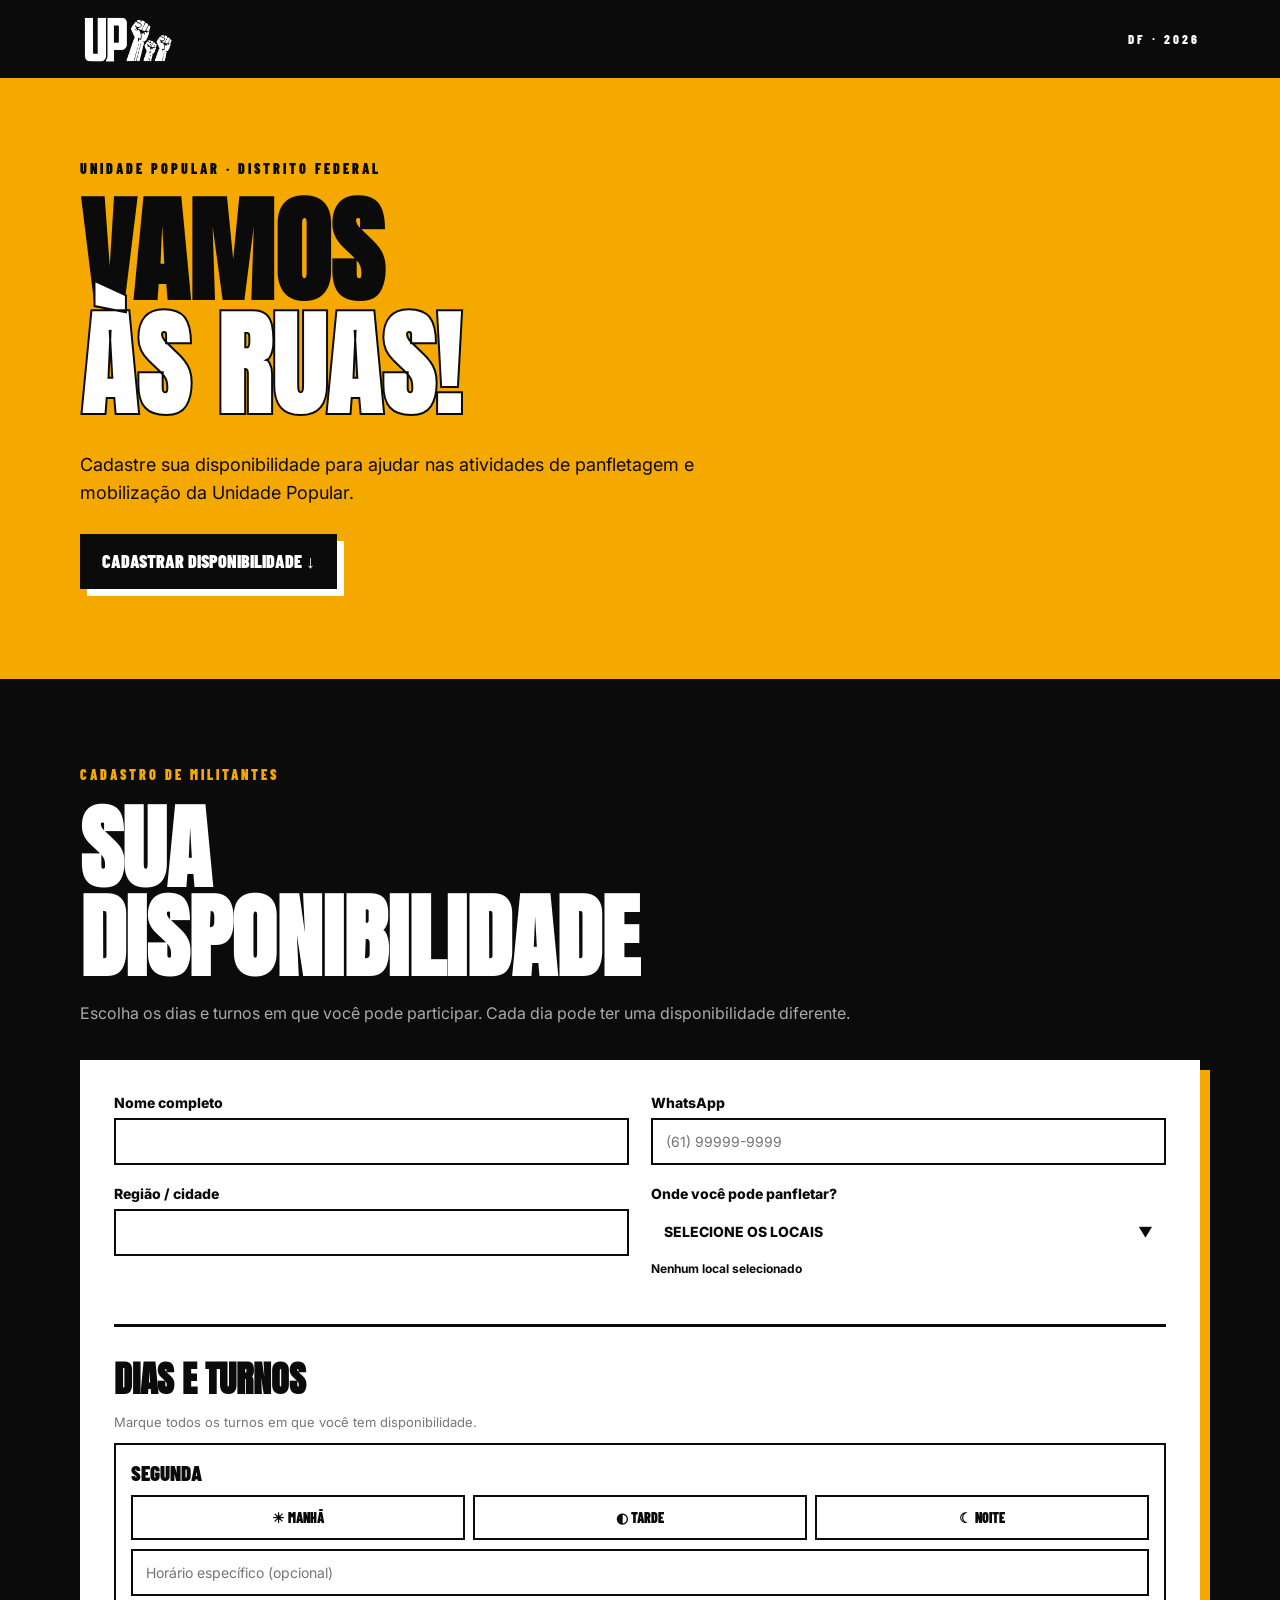
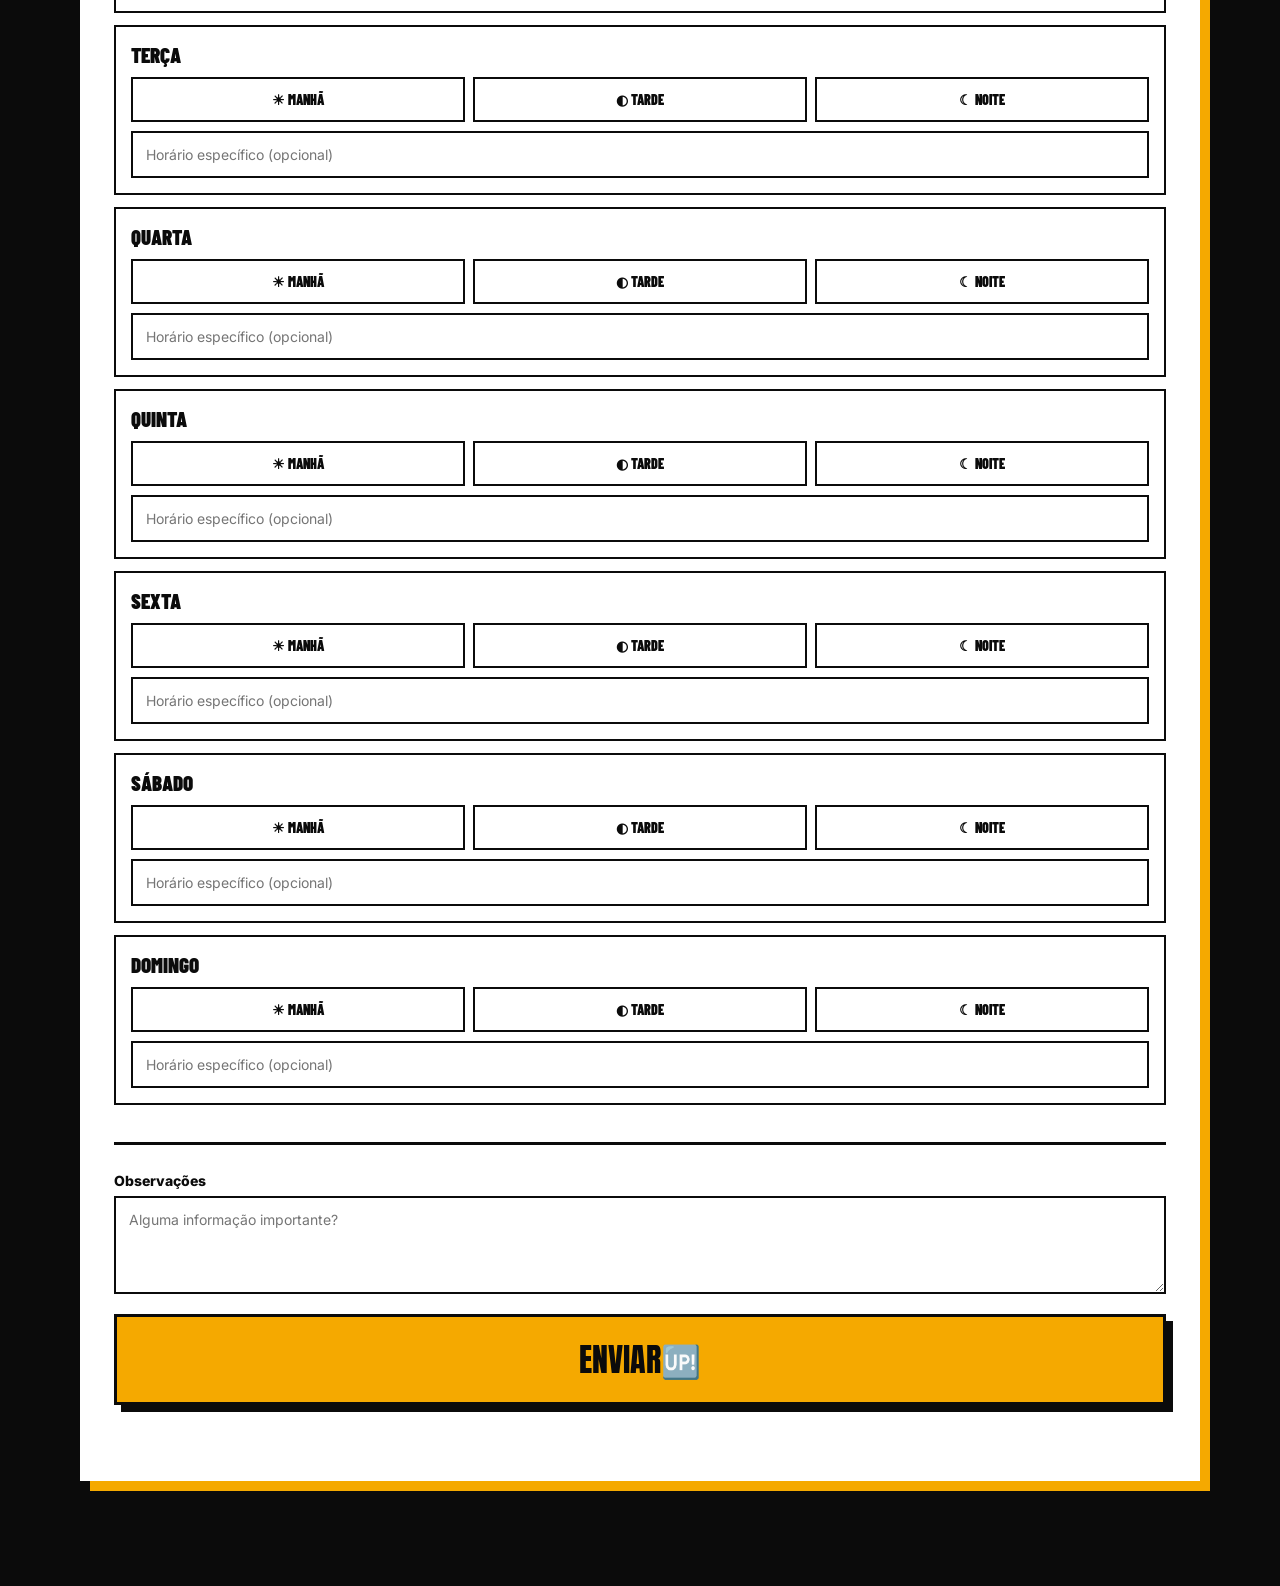
<file: index.html>
<!DOCTYPE html>
<html lang="pt-BR">
<head>
    <meta charset="UTF-8">
    <meta name="viewport" content="width=device-width, initial-scale=1.0">
    <title>Unidade Popular — Disponibilidade</title>
    <link rel="stylesheet" href="style.css">
</head>

<body>

    <!-- =====================================================
         TOPO
    ====================================================== -->
    <header class="topo">
        <div class="container topo-conteudo">
                <a href="https://unidadepopular.org.br/" target="_blank" class="logo">
    <img src="logo-up.png" alt="Unidade Popular">
</a>

            <span class="tag">DF · 2026</span>

        </div>
    </header>


    <!-- =====================================================
         APRESENTAÇÃO
    ====================================================== -->
    <section class="hero">
        <div class="container">

            <p class="eyebrow">
                UNIDADE POPULAR · DISTRITO FEDERAL
            </p>

            <h1>
                VAMOS<br>
                <span>ÀS RUAS!</span>
            </h1>

            <p class="intro">
                Cadastre sua disponibilidade para ajudar nas
                atividades de panfletagem e mobilização da
                Unidade Popular.
            </p>

            <a href="#cadastro" class="botao">
                CADASTRAR DISPONIBILIDADE ↓
            </a>

        </div>
    </section>


    <!-- =====================================================
         FORMULÁRIO
    ====================================================== -->
    <section id="cadastro" class="cadastro">
        <div class="container">

            <div class="titulo-secao">
                <p class="eyebrow">
                    CADASTRO DE MILITANTES
                </p>

                <h2>
                    SUA<br>
                    DISPONIBILIDADE
                </h2>

                <p>
                    Escolha os dias e turnos em que você pode
                    participar. Cada dia pode ter uma
                    disponibilidade diferente.
                </p>
            </div>


            <div class="formulario-box">
                <form id="cadastroForm">

                    <!-- DADOS PESSOAIS -->
                    <div class="campos-duplos">

                        <label class="campo">
                            Nome completo
                            <input
                                type="text"
                                name="nome"
                                required
                            >
                        </label>

                        <label class="campo">
                            WhatsApp
                            <input
                                type="tel"
                                name="whatsapp"
                                placeholder="(61) 99999-9999"
                                required
                            >
                        </label>

                        <label class="campo">
                            Região / cidade
                            <input
                                type="text"
                                name="regiao"
                                required
                            >
                        </label>

                        <div class="campo locais-campo">
    
    <div class="campo">
    <span>Onde você pode panfletar?</span>

    <div class="seletor-locais">

        <button
            type="button"
            class="botao-locais"
            id="abrirLocais"
        >
            SELECIONE OS LOCAIS
            <span>▼</span>
        </button>

        <div
            class="lista-locais"
            id="listaLocais"
        >

            <label>
                <input type="checkbox" name="local" value="Rodoviária do Plano Piloto">
                <span>Rodoviária do Plano Piloto</span>
            </label>

            <label>
                <input type="checkbox" name="local" value="UnB Darcy">
                <span>UnB Darcy</span>
            </label>

            <label>
                <input type="checkbox" name="local" value="Setor comercial Sul">
                <span>Setor comercial Sul</span>
            </label>

            <label>
                <input type="checkbox" name="local" value="Plano piloto em geral">
                <span>Plano piloto em geral</span>
            </label>

            <label>
                <input type="checkbox" name="local" value="Ceilândia">
                <span>Ceilândia</span>
            </label>

            <label>
                <input type="checkbox" name="local" value="Samambaia">
                <span>Samambaia</span>
            </label>

            <label>
                <input type="checkbox" name="local" value="Riacho">
                <span>Riacho</span>
            </label>

            <label>
                <input type="checkbox" name="local" value="Recanto">
                <span>Recanto</span>
            </label>

            <label>
                <input type="checkbox" name="local" value="Guará">
                <span>Guará</span>
            </label>

            <label>
                <input type="checkbox" name="local" value="Taguatinga">
                <span>Taguatinga</span>
            </label>

            <label>
                <input type="checkbox" name="local" value="Sobradinho">
                <span>Sobradinho</span>
            </label>

            <label>
                <input type="checkbox" name="local" value="Planaltina">
                <span>Planaltina</span>
            </label>

            <label>
                <input type="checkbox" name="local" value="Arapoangas">
                <span>Arapoangas</span>
            </label>

            <label>
                <input type="checkbox" name="local" value="São sebastião">
                <span>São sebastião</span>
            </label>

            <label>
                <input type="checkbox" name="local" value="Gama">
                <span>Gama</span>
            </label>

            <label>
                <input type="checkbox" name="local" value="Santa Maria">
                <span>Santa Maria</span>
            </label>
        </div>

        <small id="locaisSelecionados">
            Nenhum local selecionado
        </small>

    </div>
</div>
</div>

                    </div>


                    <!-- DISPONIBILIDADE -->
                    <div class="disponibilidade">

                        <div class="subtitulo">
                            <h3>DIAS E TURNOS</h3>

                            <p>
                                Marque todos os turnos em que você
                                tem disponibilidade.
                            </p>
                        </div>

                        <div id="dias"></div>

                    </div>


                    <!-- OBSERVAÇÕES -->
                    <label class="campo">
                        Observações

                        <textarea
                            name="observacoes"
                            rows="4"
                            placeholder="Alguma informação importante?"
                        ></textarea>
                    </label>


                    <!-- ÚLTIMO ELEMENTO VISUAL DA PÁGINA -->
                    <button
                        type="submit"
                        class="botao-enviar"
                    >
                        ENVIAR🆙
                    </button>

                    <p id="status"></p>

                </form>
            </div>

        </div>
    </section>


    <!-- JAVASCRIPT -->
    <script src="config.js"></script>
    <script src="app.js"></script>

</body>
</html>
</file>
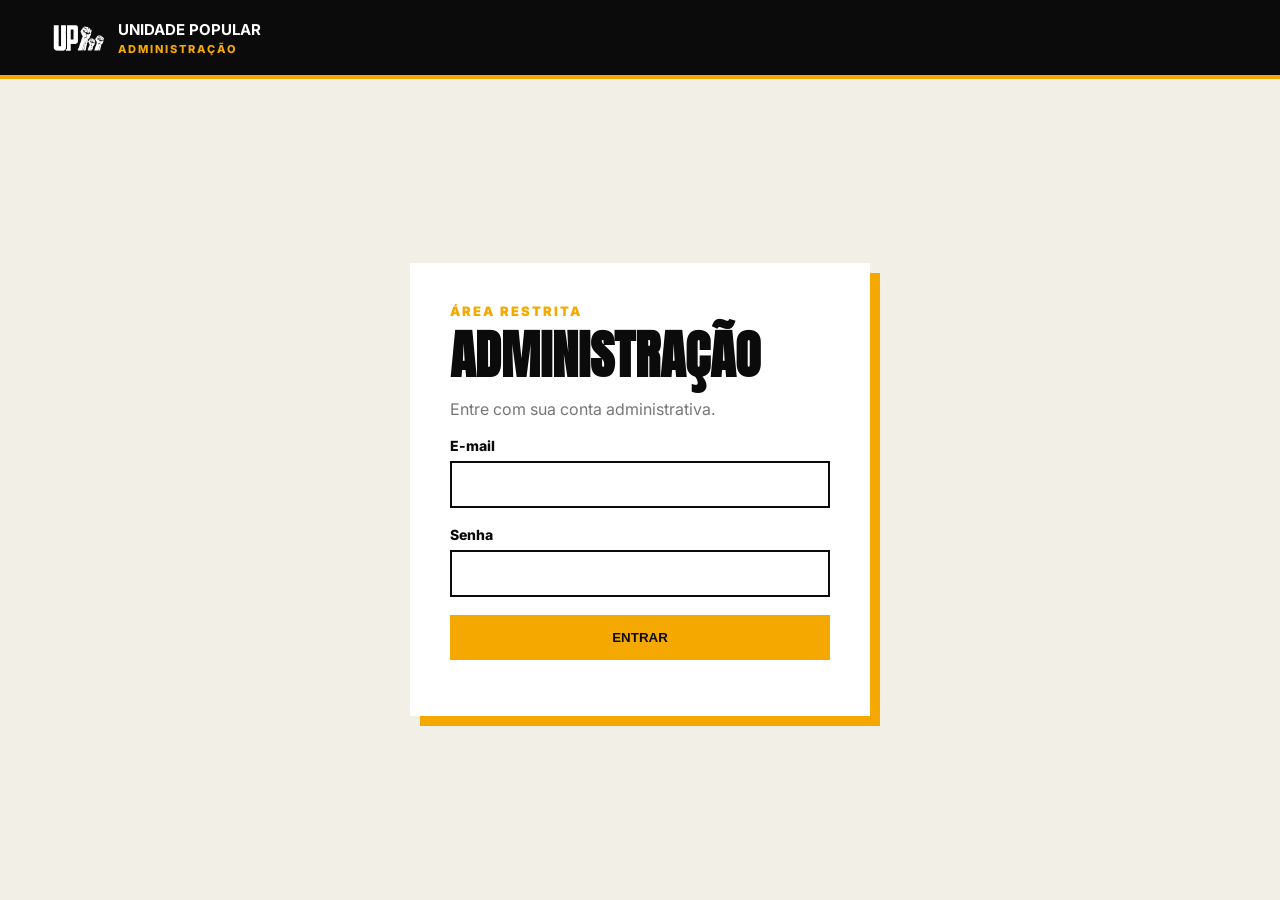
<file: admin.html>
<!DOCTYPE html>
<html lang="pt-BR">

<head>
    <meta charset="UTF-8">
    <meta name="viewport" content="width=device-width, initial-scale=1.0">

    <title>Administração — Unidade Popular</title>

    <link rel="stylesheet" href="admin.css">
</head>

<body>

    <header class="topo">
        <div class="container topo-conteudo">

            <div class="marca">
                <img src="logo-up.png" alt="Unidade Popular">
                <div>
                    <strong>UNIDADE POPULAR</strong>
                    <span>ADMINISTRAÇÃO</span>
                </div>
            </div>

            <button id="sair" class="botao-sair">
                SAIR
            </button>

        </div>
    </header>


    <!-- LOGIN -->

    <main id="login-area">

        <div class="login-box">

            <p class="eyebrow">
                ÁREA RESTRITA
            </p>

            <h1>
                ADMINISTRAÇÃO
            </h1>

            <p>
                Entre com sua conta administrativa.
            </p>

            <form id="login-form">

                <label>
                    E-mail
                    <input
                        type="email"
                        id="email"
                        required
                    >
                </label>

                <label>
                    Senha
                    <input
                        type="password"
                        id="senha"
                        required
                    >
                </label>

                <button type="submit" class="botao-principal">
                    ENTRAR
                </button>

                <p id="login-status"></p>

            </form>

        </div>

    </main>


    <!-- PAINEL -->

    <main id="painel" class="escondido">

        <div class="container">

            <div class="cabecalho-painel">

                <div>
                    <p class="eyebrow">
                        CADASTROS
                    </p>

                    <h1>
                        DISPONIBILIDADES
                    </h1>
                </div>

                <button id="atualizar" class="botao-atualizar">
                    ↻ ATUALIZAR
                </button>

            </div>


            <!-- FILTROS -->

            <section class="filtros">

                <input
                    type="search"
                    id="busca"
                    placeholder="Buscar por nome, WhatsApp ou região..."
                >

                <select id="filtro-local">
                    <option value="">Todos os locais</option>
                </select>

                <select id="filtro-dia">
                    <option value="">Todos os dias</option>
                    <option value="segunda">Segunda</option>
                    <option value="terca">Terça</option>
                    <option value="quarta">Quarta</option>
                    <option value="quinta">Quinta</option>
                    <option value="sexta">Sexta</option>
                    <option value="sabado">Sábado</option>
                    <option value="domingo">Domingo</option>
                </select>

                <select id="filtro-turno">
                    <option value="">Todos os turnos</option>
                    <option value="manha">Manhã</option>
                    <option value="tarde">Tarde</option>
                    <option value="noite">Noite</option>
                </select>

            </section>


            <div class="resumo">
                <strong id="contador">0</strong>
                <span>cadastros encontrados</span>
            </div>


            <!-- CADASTROS -->

            <section id="lista-cadastros"></section>

            <p id="status"></p>

        </div>

    </main>


    <script src="config.js"></script>
    <script src="admin.js"></script>

</body>

</html>
</file>
<file: style.css>
/* =========================================================
   CONFIGURAÇÕES GERAIS
========================================================= */

@import url(
    'https://fonts.googleapis.com/css2?family=Anton&family=Barlow+Condensed:wght@600;700;800;900&family=Inter:wght@500;600;700;800;900&display=swap'
);

:root {
    --amarelo: #f5a900;
    --preto: #0b0b0b;
    --branco: #ffffff;
    --papel: #f2efe7;
    --cinza: #777777;
    --cinza-claro: #aaaaaa;
}


/* =========================================================
   RESET
========================================================= */

* {
    box-sizing: border-box;
}

html {
    scroll-behavior: smooth;
}

body {
    margin: 0;
    background: var(--papel);
    color: var(--preto);
    font-family: "Inter", Arial, sans-serif;
}

.container {
    width: min(1120px, 92%);
    margin: 0 auto;
}


/* =========================================================
   TOPO
========================================================= */

.topo {
    background: var(--preto);
    color: var(--branco);
    border-bottom: 4px solid var(--amarelo);
}

.topo-conteudo {
    min-height: 78px;
    display: flex;
    align-items: center;
    justify-content: space-between;
}


/* =========================================================
   LOGO
========================================================= */

.logo {
    display: flex;
    align-items: center;
    gap: 15px;
    color: var(--branco);
    text-decoration: none;
}

.logo-texto {
    font-family: "Barlow Condensed", sans-serif;
    font-size: 18px;
    font-weight: 900;
    line-height: 0.85;
}

.logo-texto b {
    color: var(--amarelo);
}

.logo-up {
    font-family: "Anton", sans-serif;
    font-size: 48px;
    line-height: 1;
    color: var(--branco);
    letter-spacing: -2px;
}
.logo img {
    width: 95px;
}
.tag {
    font-family: "Barlow Condensed", sans-serif;
    font-size: 13px;
    font-weight: 800;
    letter-spacing: 3px;
}


/* =========================================================
   HERO / APRESENTAÇÃO
========================================================= */

.hero {
    background: var(--amarelo);
    padding: 78px 0 90px;
}

.eyebrow {
    margin: 0 0 18px;
    font-family: "Barlow Condensed", sans-serif;
    font-size: 14px;
    font-weight: 900;
    letter-spacing: 3px;
}

.hero h1 {
    margin: 0;
    font-family: "Anton", sans-serif;
    font-size: clamp(65px, 9vw, 115px);
    line-height: 0.99;
}

.hero h1 span {
    color: var(--branco);
    -webkit-text-stroke: 2px var(--preto);
}

.intro {
    max-width: 650px;
    margin: 28px 0;
    font-size: 18px;
    line-height: 1.55;
}


/* =========================================================
   BOTÃO PRINCIPAL
========================================================= */

.botao {
    display: inline-block;
    padding: 16px 22px;
    background: var(--preto);
    color: var(--branco);
    text-decoration: none;
    font-family: "Barlow Condensed", sans-serif;
    font-size: 18px;
    font-weight: 900;
    box-shadow: 7px 7px var(--branco);
    transition: 0.15s;
}

.botao:hover {
    transform: translate(2px, 2px);
}


/* =========================================================
   ÁREA DO CADASTRO
========================================================= */

.cadastro {
    background: var(--preto);
    color: var(--branco);
    padding: 85px 0 105px;
}

.titulo-secao {
    max-width: 780px;
    margin-bottom: 35px;
}

.titulo-secao .eyebrow {
    color: var(--amarelo);
}

.titulo-secao h2 {
    margin: 0 0 18px;
    font-family: "Anton", sans-serif;
    font-size: clamp(55px, 8vw, 92px);
    line-height: 0.97;
}

.titulo-secao p {
    color: var(--cinza-claro);
    line-height: 1.55;
}


/* =========================================================
   CAIXA DO FORMULÁRIO
========================================================= */

.formulario-box {
    background: var(--branco);
    color: var(--preto);
    padding: 34px;
    box-shadow: 10px 10px var(--amarelo);
}


/* =========================================================
   CAMPOS EM DUAS COLUNAS
========================================================= */

.campos-duplos {
    display: grid;
    grid-template-columns: 1fr 1fr;
    gap: 0 22px;
}


/* =========================================================
   CAMPOS
========================================================= */

.campo {
    display: block;
    margin-bottom: 20px;
    font-family: "Inter", sans-serif;
    font-size: 14px;
    font-weight: 800;
}

.campo input,
.campo textarea {
    display: block;
    width: 100%;
    margin-top: 7px;
    padding: 13px;
    border: 2px solid var(--preto);
    background: var(--branco);
    color: var(--preto);
    font-family: "Inter", sans-serif;
    font-size: 14px;
}

.campo input:focus,
.campo textarea:focus {
    outline: 3px solid var(--amarelo);
}


/* =========================================================
   DISPONIBILIDADE
========================================================= */

.disponibilidade {
    margin: 8px 0 27px;
    padding: 25px 0;
    border-top: 3px solid var(--preto);
    border-bottom: 3px solid var(--preto);
}

.subtitulo h3 {
    margin: 0;
    font-family: "Anton", sans-serif;
    font-size: 36px;
}

.subtitulo p {
    margin-top: 8px;
    color: var(--cinza);
    font-size: 13px;
}


/* =========================================================
   CADA DIA
========================================================= */

.dia {
    margin: 12px 0;
    padding: 15px;
    border: 2px solid var(--preto);
}

.dia-titulo {
    margin-bottom: 10px;
    font-family: "Barlow Condensed", sans-serif;
    font-size: 21px;
    font-weight: 900;
}


/* =========================================================
   TURNOS
========================================================= */

.turnos {
    display: grid;
    grid-template-columns: repeat(3, 1fr);
    gap: 8px;
}

.turnos label {
    margin: 0;
}

.turnos input {
    position: absolute;
    width: 1px;
    opacity: 0;
}

.turnos span {
    display: block;
    padding: 12px;
    border: 2px solid var(--preto);
    text-align: center;
    cursor: pointer;
    font-family: "Barlow Condensed", sans-serif;
    font-size: 14px;
    font-weight: 900;
    transition: 0.1s;
}

.turnos span:hover {
    background: #eeeeee;
}

.turnos input:checked + span {
    background: var(--amarelo);
}


/* =========================================================
   HORÁRIO ESPECÍFICO
========================================================= */

.horario {
    width: 100%;
    margin-top: 9px;
    padding: 13px;
    border: 2px solid var(--preto);
    font-family: "Inter", sans-serif;
    font-size: 14px;
}

.horario:focus {
    outline: 3px solid var(--amarelo);
}


/* =========================================================
   BOTÃO ENVIAR
========================================================= */

.botao-enviar {
    width: 100%;
    padding: 18px;
    border: 3px solid var(--preto);
    background: var(--amarelo);
    color: var(--preto);
    cursor: pointer;
    font-family: "Anton", sans-serif;
    font-size: 32px;
    box-shadow: 7px 7px var(--preto);
    transition: 0.15s;
}

.botao-enviar:hover {
    transform: translate(2px, 2px);
    box-shadow: 5px 5px var(--preto);
}


/* =========================================================
   MENSAGEM
========================================================= */

#status {
    min-height: 22px;
    margin: 20px 0 0;
    text-align: center;
    font-weight: 800;
}


/* =========================================================
   CELULAR
========================================================= */

@media (max-width: 700px) {

    .topo-conteudo {
        min-height: 68px;
    }

    .logo-texto {
        font-size: 15px;
    }

    .logo-up {
        font-size: 40px;
    }

    .hero {
        padding: 58px 0 70px;
    }

    .hero h1 {
        font-size: 68px;
    }

    .campos-duplos {
        grid-template-columns: 1fr;
    }

    .formulario-box {
        padding: 22px;
    }

    .turnos {
        grid-template-columns: 1fr;
    }
}
/* =========================================================
   SELETOR DE LOCAIS
========================================================= */

.seletor-locais {
    position: relative;
    margin-top: 8px;
}

.botao-locais {
    width: 100%;
    padding: 13px;
    display: flex;
    justify-content: space-between;
    align-items: center;

    background: var(--white);
    color: var(--black);

    border: 2px solid var(--black);
    box-shadow: none;

    font-family: "Inter", sans-serif;
    font-size: 14px;
    font-weight: 800;

    cursor: pointer;
}

.botao-locais:hover {
    background: #eeeeee;
}

.lista-locais {
    display: none;

    width: 100%;
    max-height: 260px;
    overflow-y: auto;

    background: var(--white);
    border: 2px solid var(--black);
    border-top: 0;
}

.lista-locais.aberto {
    display: block;
}

.lista-locais label {
    display: flex;
    align-items: center;

    margin: 0;
    padding: 11px 13px;

    border-bottom: 1px solid #dddddd;

    cursor: pointer;
    font-size: 14px;
}

.lista-locais label:hover {
    background: #eeeeee;
}

.lista-locais input {
    width: auto;
    margin: 0 10px 0 0;
}

.lista-locais label span {
    font-weight: 700;
}

#locaisSelecionados {
    display: block;
    margin-top: 8px;

    color: var(--gray);

    font-size: 12px;
    font-weight: 700;
}
</file>
<file: admin.css>
@import url(
    'https://fonts.googleapis.com/css2?family=Anton&family=Inter:wght@500;600;700;800;900&display=swap'
);

:root {
    --amarelo: #f5a900;
    --preto: #0b0b0b;
    --branco: #ffffff;
    --papel: #f2efe7;
    --cinza: #777777;
}

* {
    box-sizing: border-box;
}

body {
    margin: 0;
    background: var(--papel);
    color: var(--preto);
    font-family: "Inter", Arial, sans-serif;
}

.container {
    width: min(1200px, 92%);
    margin: 0 auto;
}


/* TOPO */

.topo {
    background: var(--preto);
    color: var(--branco);
    border-bottom: 4px solid var(--amarelo);
}

.topo-conteudo {
    min-height: 75px;
    display: flex;
    align-items: center;
    justify-content: space-between;
}

.marca {
    display: flex;
    align-items: center;
    gap: 12px;
}

.marca img {
    width: 55px;
    height: auto;
}

.marca strong {
    display: block;
    font-size: 15px;
}

.marca span {
    display: block;
    margin-top: 3px;
    color: var(--amarelo);
    font-size: 11px;
    font-weight: 800;
    letter-spacing: 2px;
}


/* BOTÃO SAIR */

.botao-sair {
    padding: 9px 15px;
    border: 2px solid var(--branco);
    background: transparent;
    color: var(--branco);
    cursor: pointer;
    font-weight: 800;
}

.botao-sair:hover {
    background: var(--branco);
    color: var(--preto);
}


/* LOGIN */

#login-area {
    min-height: calc(100vh - 79px);
    display: flex;
    justify-content: center;
    align-items: center;
    padding: 40px 20px;
}

.login-box {
    width: min(460px, 100%);
    padding: 40px;
    background: var(--branco);
    box-shadow: 10px 10px var(--amarelo);
}

.eyebrow {
    margin: 0 0 10px;
    color: var(--amarelo);
    font-size: 13px;
    font-weight: 900;
    letter-spacing: 2px;
}

.login-box h1,
.cabecalho-painel h1 {
    margin: 0;
    font-family: "Anton", sans-serif;
    font-size: 52px;
    line-height: 1;
}

.login-box > p:not(.eyebrow) {
    color: var(--cinza);
    line-height: 1.5;
}


/* CAMPOS */

label {
    display: block;
    margin-bottom: 18px;
    font-size: 14px;
    font-weight: 800;
}

input,
select {
    width: 100%;
    margin-top: 7px;
    padding: 13px;
    border: 2px solid var(--preto);
    background: var(--branco);
    color: var(--preto);
    font: inherit;
}

input:focus,
select:focus {
    outline: 3px solid var(--amarelo);
}


/* BOTÕES */

.botao-principal,
.botao-atualizar {
    width: 100%;
    padding: 15px;
    border: 0;
    background: var(--amarelo);
    color: var(--preto);
    cursor: pointer;
    font-weight: 900;
}

.botao-principal:hover,
.botao-atualizar:hover {
    filter: brightness(0.92);
}

#login-status,
#status {
    text-align: center;
    font-weight: 800;
}


/* PAINEL */

#painel {
    padding: 55px 0 80px;
}

.cabecalho-painel {
    display: flex;
    align-items: end;
    justify-content: space-between;
    gap: 20px;
    margin-bottom: 35px;
}

.cabecalho-painel h1 {
    font-size: 70px;
}

.botao-atualizar {
    width: auto;
    min-width: 150px;
}


/* FILTROS */

.filtros {
    display: grid;
    grid-template-columns: 2fr 1fr 1fr 1fr;
    gap: 10px;
    margin-bottom: 20px;
}

.filtros input,
.filtros select {
    margin: 0;
}


/* RESUMO */

.resumo {
    margin: 20px 0;
    padding: 15px;
    background: var(--preto);
    color: var(--branco);
}

.resumo strong {
    color: var(--amarelo);
    font-size: 22px;
}


/* CARDS */

.cadastro-card {
    margin-bottom: 15px;
    padding: 24px;
    background: var(--branco);
    border-left: 6px solid var(--amarelo);
}

.cadastro-topo {
    display: flex;
    justify-content: space-between;
    gap: 20px;
}

.cadastro-nome {
    margin: 0;
    font-size: 22px;
    font-weight: 900;
}

.cadastro-contato {
    margin-top: 5px;
    color: var(--cinza);
    font-size: 14px;
}

.info {
    margin-top: 18px;
}

.info strong {
    display: block;
    margin-bottom: 5px;
    font-size: 12px;
    text-transform: uppercase;
}

.info span {
    line-height: 1.5;
}

.disponibilidade-admin {
    display: grid;
    grid-template-columns: repeat(2, 1fr);
    gap: 8px;
    margin-top: 10px;
}

.dia-admin {
    padding: 10px;
    border: 1px solid #ddd;
    font-size: 13px;
}

.dia-admin strong {
    margin-bottom: 5px;
}

.vazio {
    color: #999;
}

.escondido {
    display: none !important;
}


/* CELULAR */

@media (max-width: 750px) {

    .filtros {
        grid-template-columns: 1fr;
    }

    .cabecalho-painel {
        align-items: stretch;
        flex-direction: column;
    }

    .cabecalho-painel h1 {
        font-size: 52px;
    }

    .botao-atualizar {
        width: 100%;
    }

    .login-box {
        padding: 25px;
    }

    .disponibilidade-admin {
        grid-template-columns: 1fr;
    }

}
</file>
